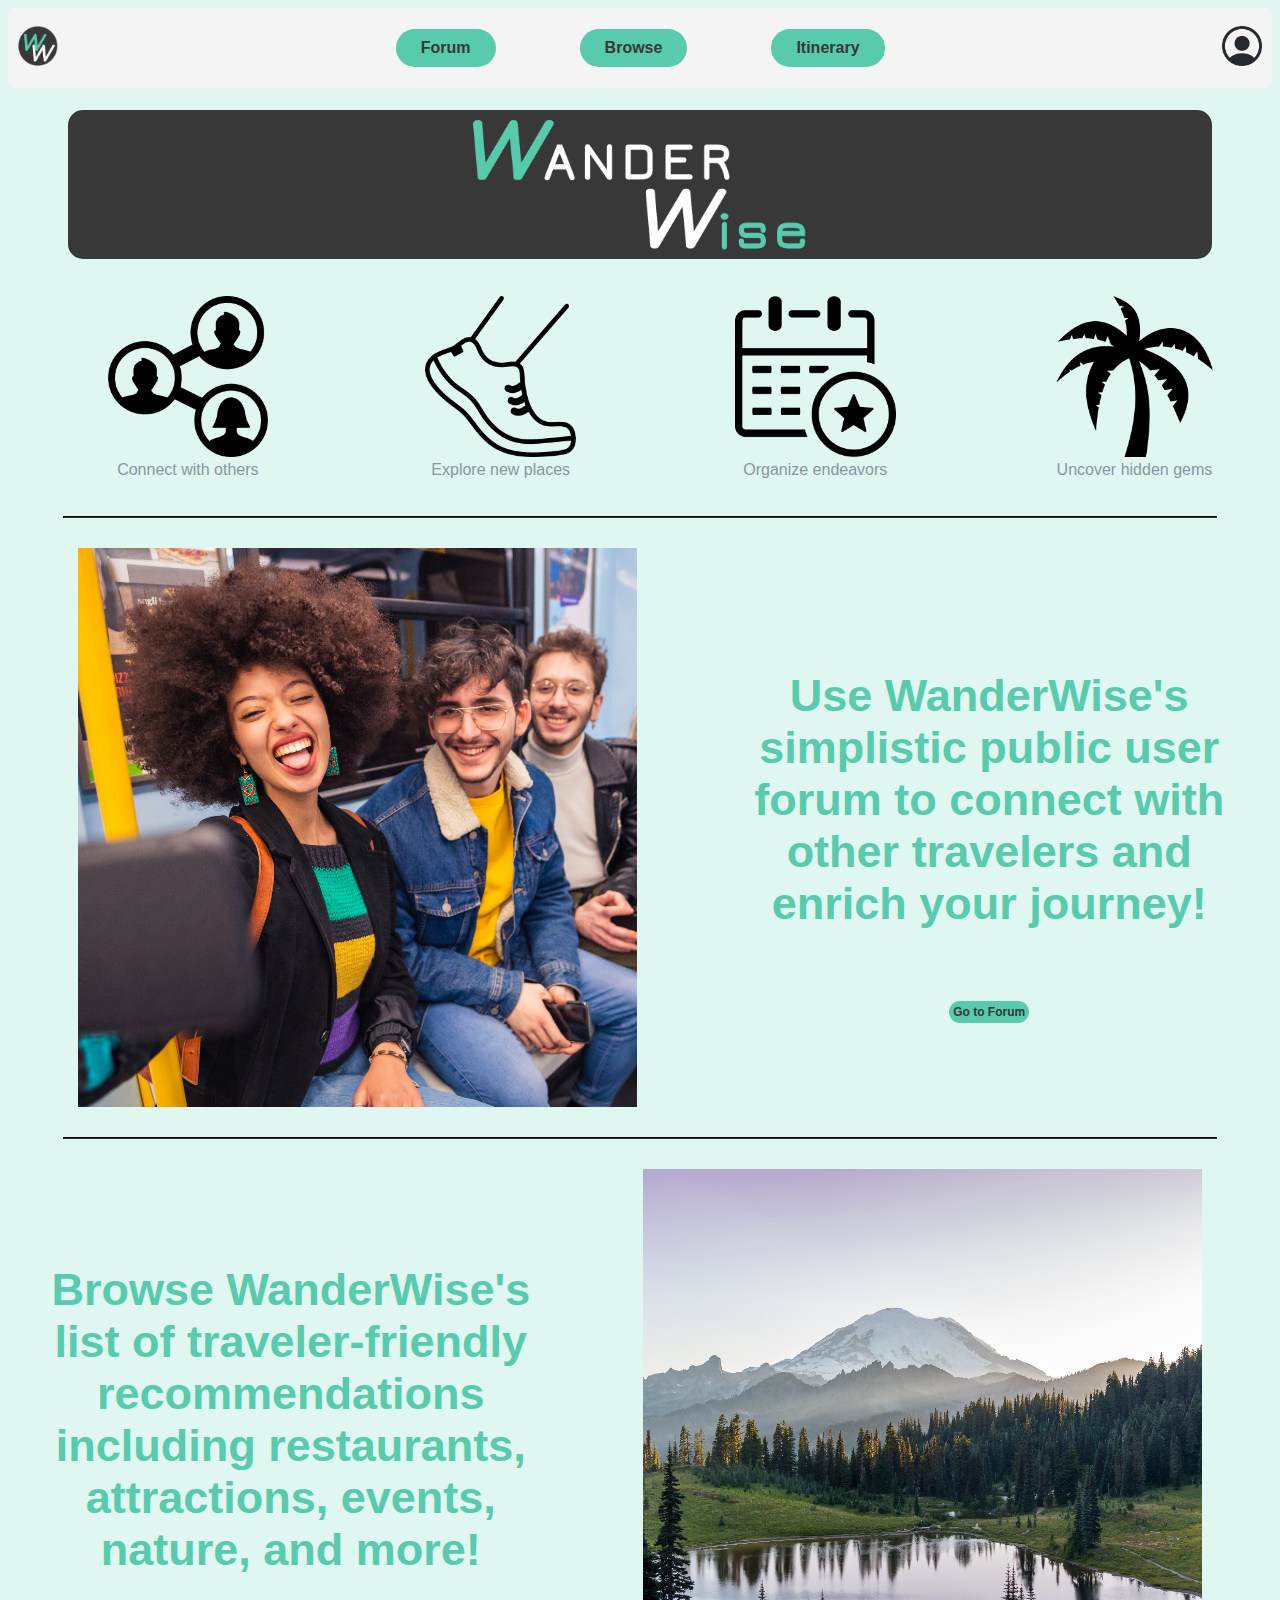
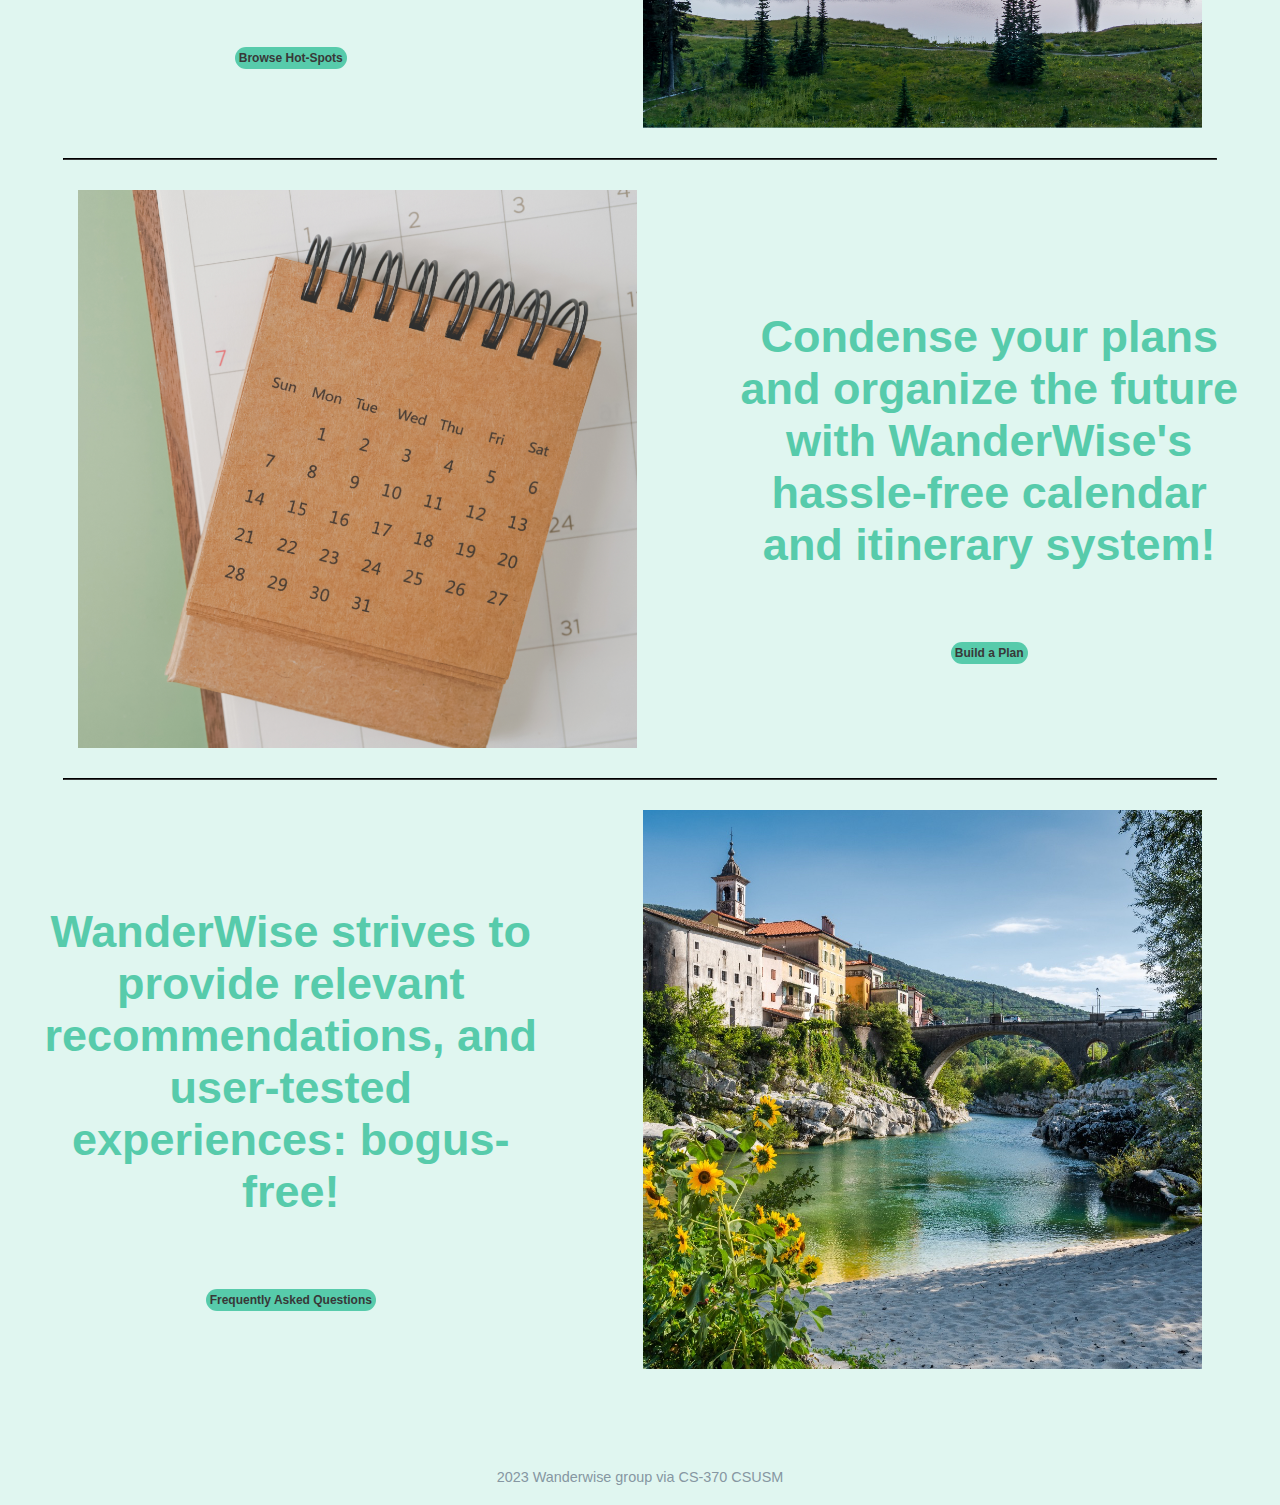
<file: index.html>
<!DOCTYPE html>
<html lang="en">
<head>
    <meta charset="UTF-8">
    <meta http-equiv="X-UA-Compatible" content="IE=edge">
    <meta name="viewport" content="width=device-width, initial-scale=1.0">
    
    <link rel="stylesheet" href="styles.css" />
    <title>Landing</title>
    <script src="dropdown.js"></script>
</head>

<!-- This is the ENTIRE document space -->
<body>
    
    <!-- <img src = "wanderwiseicon.png" alt = "LOGO" class = "logo"> --> 
    <!-- [HEADBAR] of Main Dashboard -->
    <header class = "headbar">
        <!-- Wanderwise [LOGO] -->
        <div class = "logo">
            <a href = "index.html">
                <img src = "wanderwiseicon-2.png" alt = "LOGO" >
            </a>
        </div> 

        <!-- Functionality Links -->
        <nav class="headbarNav">
            <ul>
                <li> <button class = headbarButton><a href = "forum.html">Forum</a></button></li>
                <li> <button class = headbarButton><a href = "browse.html">Browse</a></button></li>
                <li> <button class = headbarButton><a href = "itinerary.html">Itinerary</a></button></li>
            </ul>
        </nav>
   
        <!-- Account Icon -->
        <div class="headbarAcct">
            <div class="dropdown">
                <a href="#"><img src="profile-icon.png" alt="profile" class="profileIcon"></a>
                <div class="dropdown-content">
                    <a id="login-drop" href="login.html">Login</a>
                    <a id="signup-drop" href="signup.html">Sign-up</a>
                    <a href="faq.html">  FAQ  </a>
                </div>
            </div>
        </div>
        
        <!-- <img src = "wanderwiseicon.png" alt = "LOGO" class = "logo" > -->
    </header>
    

    <main>
        
        <div id="landing-banner">
            <img src="wander-wise-banner.png" alt="wanderwisebanner">
        </div>

        <!-- Generic "company missions" -->
        <div id="landing-missions">

            <div id="mission-one">
                <ul>
                    <li><a href = #big-mission1><img src ="connected-people-icon.png" alt="connect-with-others"></a></li>
                    <li class = "mission-label"> Connect with others </li>
                </ul>
            </div>

            <div id="mission-two">
                <ul>
                    <li><a href = #big-mission2><img src ="walking-icon.png" alt ="Explore"></a></li>
                    <li class = "mission-label"> Explore new places </li>
                </ul>
            </div>

            <div id="mission-three">
                <ul>
                    <li><a href = #big-mission3><img src ="favorite-date-calendar-icon.png" alt ="Organize"></a></li>
                    <li class = "mission-label"> Organize endeavors </li>
                </ul>
            </div>

            <div id="mission-four">
                <ul>
                    <li><a href = #big-mission4><img src="palm-tree-icon.png"></a></li>
                    <li class = "mission-label"> Uncover hidden gems </li>
                </ul>
            </div>
        </div>

        <hr class = "landing-seperator">

        <!-- -->
        <div class = "big-missions" id = "big-mission1"> 
            <!-- pictures on landing page for mission explanationa-->
            <div class = "big-picture">
                <img src = "connectWithOthers.png" alt ="big-connect">
            </div>

            <!-- text that accompanies the big mission picture -->
            <div class = "big-text" >
                <p> Use WanderWise's simplistic public user forum to connect with other travelers and enrich your journey! </p>
                <button class = "landing-mission-button"><a href = "forum.html">Go to Forum</a></button>
            </div>
        </div>

        <hr class = "landing-seperator">

        <div class = "big-missions2" id = "big-mission2">   
            <!-- text that accompanies the big mission picture -->
            <div class = "big-text">
                <p> Browse WanderWise's list of traveler-friendly recommendations including restaurants, attractions, events, nature, and more!  </p>
                <button class = "landing-mission-button"><a href = "browse.html">Browse Hot-Spots</a></button>
            </div>

            <!-- pictures on landing page for mission explanationa-->
            <div class = "big-picture">
                <img src = "exploreNewPlaces.png" alt ="big-connect">
            </div>

        </div>

        <hr class = "landing-seperator">

        <div class = "big-missions" id = "big-mission3"> 
            <!-- pictures on landing page for mission explanationa-->
            <div class = "big-picture">
                <img src = "organizeYourEndeavors.png" alt ="big-connect">
            </div>

            <!-- text that accompanies the big mission picture -->
            <div class = "big-text">
                <p> Condense your plans and organize the future with WanderWise's hassle-free calendar and itinerary system! </p>
                <button class = "landing-mission-button"><a href = "itinerary.html">Build a Plan</a></button>
            </div>
        </div>

        <hr class = "landing-seperator">

        <div class = "big-missions2" id = "big-mission4"> 

            <!-- text that accompanies the big mission picture -->
            <div class = "big-text">
                <p> WanderWise strives to provide relevant recommendations, and user-tested experiences: bogus-free! </p>
                <button class = "landing-mission-button"><a href = "faq.html">Frequently Asked Questions</a></button>
            </div>
            
            <!-- pictures on landing page for mission explanationa-->
            <div class = "big-picture">
                <img src = "findHiddenGems.jpg" alt ="big-connect">
            </div>

        </div>



    </main>

    <!-- Footer of Main Dashboard -->
    <footer class="footer">
        <p> 2023 Wanderwise group via CS-370 CSUSM </p>
    </footer>

</body>
</html>
</file>
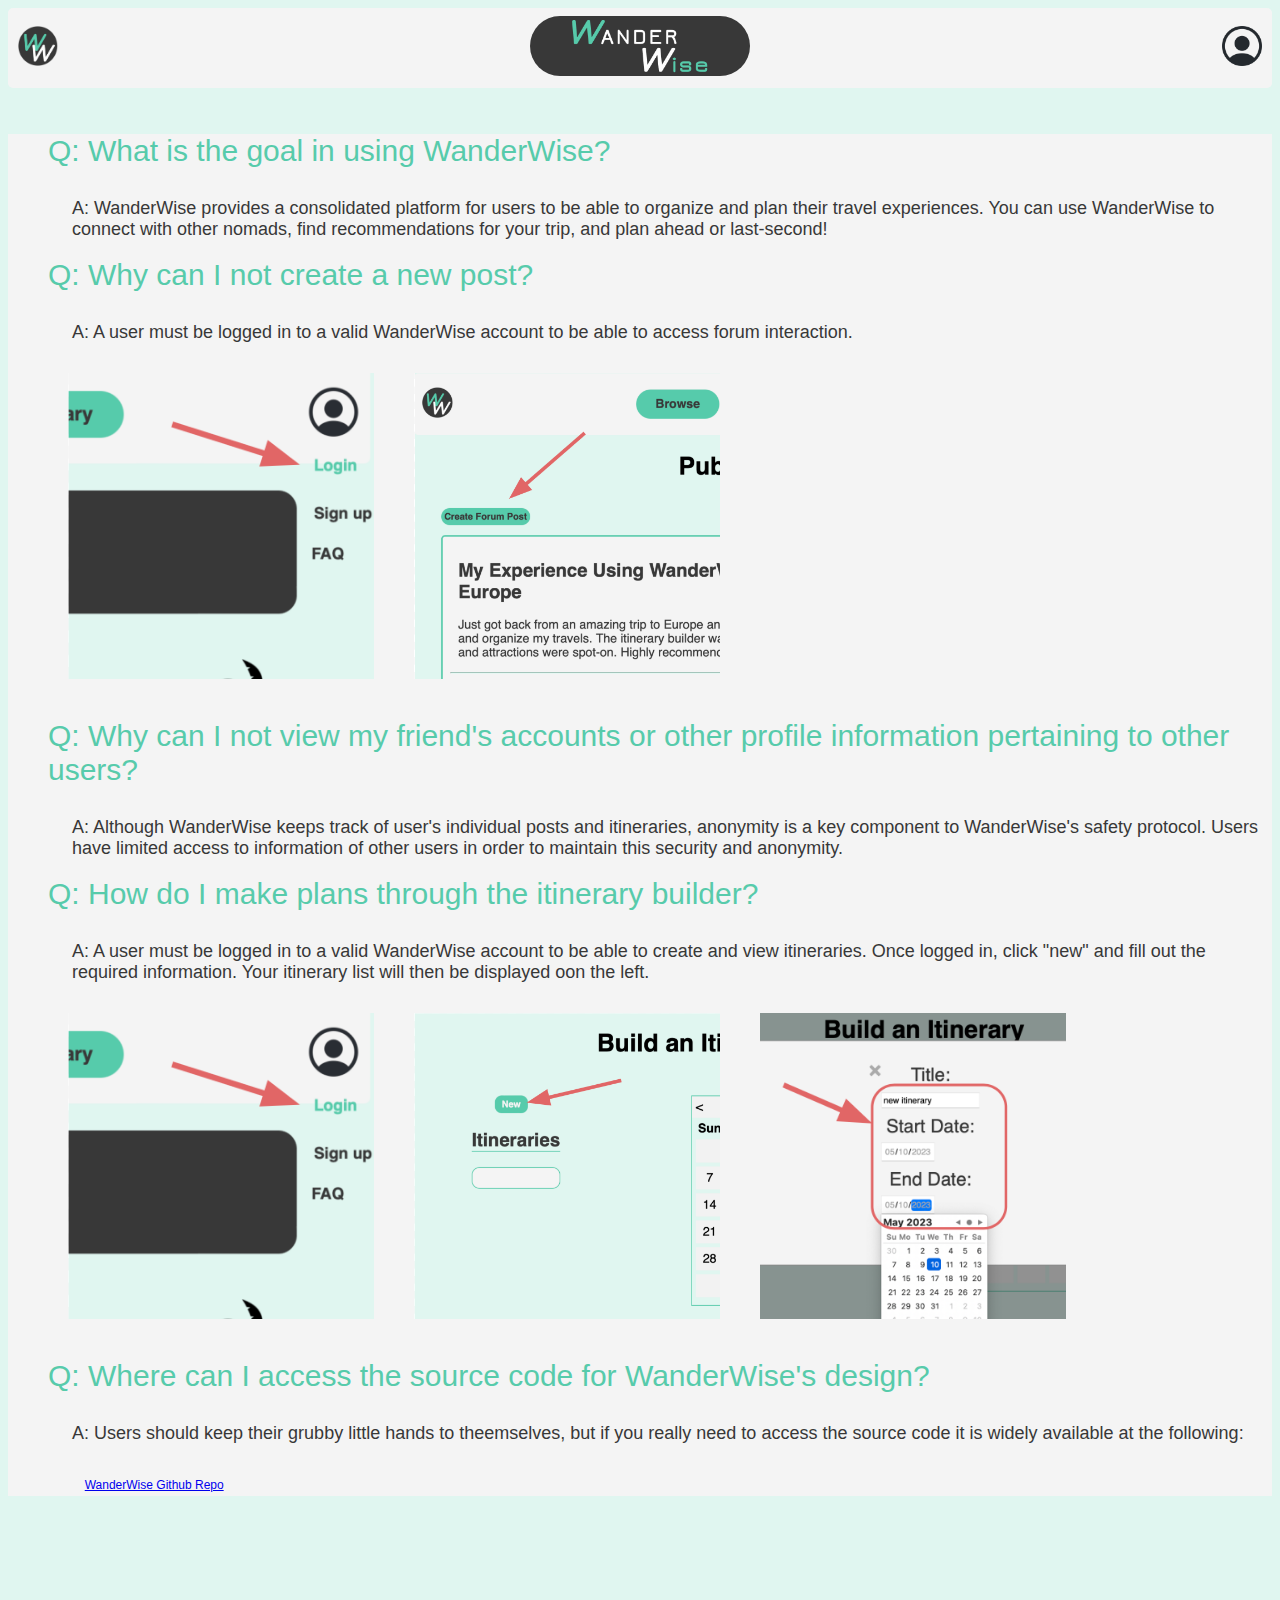
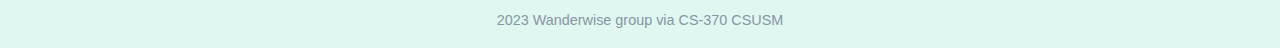
<file: faq.html>
<!DOCTYPE html>
<html lang="en">
<head>
    <meta charset="UTF-8">
    <meta http-equiv="X-UA-Compatible" content="IE=edge">
    <meta name="viewport" content="width=device-width, initial-scale=1.0">
    <link rel="stylesheet" href="styles.css" />
    <title>FAQ</title>
    <script src="dropdown.js"></script>
</head>
<body>
    
    <header class = "headbar">
        <!-- Wanderwise [LOGO] -->
        <div class = "logo">
            <a href = "index.html">
                <img src = "wanderwiseicon-2.png" alt = "LOGO" >
            </a>
        </div> 

   
        <!-- Functionality Links -->
        <div class="headbarNav">
            <ul>
                <li> </li>
                <li> <img src = "wander-wise-banner.png" alt = "BANNER" class="banner" > </li>
                <li> </li>
            </ul>
        </div>

        <!-- Account Icon -->
        <div class="headbarAcct">
            <div class="dropdown">
                <a href="#"><img src="profile-icon.png" alt="profile" class="profileIcon"></a>
                <div class="dropdown-content">
                    <a id="login-drop" href="login.html">Login</a>
                    <a id="signup-drop" href="signup.html">Sign-up</a>
                    <a href="faq.html">FAQ</a>
                </div>
            </div>
        </div>

    </header>

    <main class = "FAQ-main">
        <ul class = "FAQ-listbox">
            <li> Q: What is the goal in using WanderWise? <p></p> <p class = "answer"> A: WanderWise provides a consolidated platform for users to be able to organize and plan their travel experiences. You can use WanderWise to connect with other nomads, find recommendations for your trip, and plan ahead or last-second!</p></li>
            <li> Q: Why can I not create a new post? <p></p> <p class = "answer"> A: A user must be logged in to a valid WanderWise account to be able to access forum interaction.</p> <p></p> <div class = "answer-image-container"><img class="answer-image" src="FAQ-forumpost2.png"> <img class="answer-image" src="FAQ-forumpost1.png"> </div></li>
            <li> Q: Why can I not view my friend's accounts or other profile information pertaining to other users? <p></p> <p class = "answer"> A: Although WanderWise keeps track of user's individual posts and itineraries, anonymity is a key component to WanderWise's safety protocol. Users have limited access to information of other users in order to maintain this security and anonymity.</p></li>
            <li> Q: How do I make plans through the itinerary builder? <p></p> <p class = "answer"> A: A user must be logged in to a valid WanderWise account to be able to create and view itineraries. Once logged in, click "new" and fill out the required information. Your itinerary list will then be displayed oon the left.</p> <p></p> <div class = "answer-image-container"><img class="answer-image" src="FAQ-forumpost2.png"> <img class="answer-image" src="FAQ-itinerary1.png"> <img class="answer-image" src="FAQ-itinerary2.png"></div></li>
            <li> Q: Where can I access the source code for WanderWise's design? <p></p> <p class = "answer"> A: Users should keep their grubby little hands to theemselves, but if you really need to access the source code it is widely available at the following: </p> <a href="https://github.com/matteodemilia/wanderwise" class = "github-repo">WanderWise Github Repo</a> </li>
        </ul>
    </main>

    <!-- Footer of Main Dashboard -->
    <footer class="footer">
        <p> 2023 Wanderwise group via CS-370 CSUSM </p>
    </footer>
</body>
</html>
</file>
<file: styles.css>
/* Styling variables */
:root{
  --black: #202426;
  --white: #ffffff;
  --light-white: #f4f4f4;
  --lighte-white: #f5f5f5;
  --lighter-white: #e9e9e9;
  --ashy: #e0e0e0;

  --icon-gray: #383838;
  --grey: #8697a2;
  --light-grey: #e2e6e9;
  --lighter-grey: #f5f5f5;

  --purple: #4e46b4;

  --mint: #57CBAB;
  --light-mint: #9AE1CD;
  --lighter-mint: #C5EDE2;
  --lighterlight-mint:#BEF6E7;
  --lightest-mint: #E0F6F0;
  --matte-mint: #8AC9B8;

  --baby-blue: #6875ED;

}


/* ---------------------------------------------------------- */

* { font-family: sans-serif; }

/* [HEADBAR] Style for the headbar */
.headbar {
  display: flex;
  justify-content: space-between;
  align-items: center;
  background-color: var(--light-white);
  border-radius: 5px; 
  height: 60px;
  padding: 10px;
}

/* [HEADBAR] Style for the logo */
.logo img {
  height: 40px;
  
  border-radius: 7px;
}

/* [HEADBAR] Style for the navigation links */
.headbarNav ul {
  list-style: none;
  margin: 0;
  padding: 0;
  display: flex; 
}

.headbarNav li {
  margin-right: 80px;
}
/* [HEADBAR] last child stays centered in link list*/
.headbarNav li:last-child {
  margin-right: 0;
}

 /* [HEADBAR] link styling */
.headbarNav a {
  text-decoration: none;
  color: var(--icon-gray);
  font-weight: bold;
}

/* [HEADBAR-2] Style for the navigation links */
.headbarNav2 ul {
  list-style: none;
  margin: 0;
  padding: 0;
  display: flex; 
}

.headbarNav2 li {
  margin-right: 90px;
}

/* [HEADBAR-2] last child stays centered in link list*/
.headbarNav2 li:last-child {
  margin-right: 0;
}

 /* [HEADBAR-2] link styling */
.headbarNav2 a {
  text-decoration: none;
  color: var(--icon-gray);
  font-weight: bold;
}

/* [HEADBAR] Style for the account link */
.headbarAcct a {
  text-decoration: none;
  color: var(--icon-gray);
  font-weight: bold;
}

/* [HEADBAR] central three buttons */ 
.headbarButton {
  background-color: var(--mint); 
  border: none; 
  padding: 10px 25px; 
  text-align: center;
  text-decoration: none; 
  display: inline-block; 
  font-size: 16px; 
  margin: 4px 2px; 
  cursor: pointer; 
  border-radius: 20px; 
}

/* [HEADBAR] [PROFILE] profile icon defaul */
.profileIcon{
  width: 40px;
}

/* [HEADBAR] [PROFILE] Dropdown container */
.dropdown {
  position: relative;
  display: inline-block;
}

/* [HEADBAR] [PROFILE] Dropdown content (hidden by default) */
.dropdown-content {
  font-size: 13px;
  white-space: nowrap;
  display: none;
  position: absolute;
  z-index: 1;
}

/* [HEADBAR] [PROFILE]  Links inside the dropdown */
.dropdown-content a {
  color: var(--icon-gray);
  display: inline-block;
  padding: 6px 2px;
  text-decoration: none;
  display: block;
}

/* [HEADBAR] [PROFILE]  Change color of dropdown links on hover */
.dropdown-content a:hover {
  color: var(--mint);
}

/* [HEADBAR] [PROFILE]  Show the dropdown menu on hover */
.dropdown:hover .dropdown-content {
  display: block;
}



/* ---------------------------------------------------------- */


/* [WANDERWISE BANNER] */
.banner {
  width: 140px;
  margin: 0 auto;
  background-color: var(--icon-gray);
  border-radius: 30px;
  padding-left: 40px;
  padding-right: 40px;
}



/* ---------------------------------------------------------- */


/* [SIGNUP FORM] */ 
.signup-div {
  display: flex;
  justify-content: center;
  align-items: center;
  height: 80vh;
}

.signup-form {
  width: 80%;
  max-width: 600px;
  padding: 20px;
  border-radius: 10px;
  box-shadow: 0px 0px 10px rgba(0, 0, 0, 0.2);
  background-color: #f5f5f5;
}

.signup-div h1 {
  text-align: center;
  font-size: 2.5em;
  margin-bottom: 20px;
  color: var(--icon-gray);
}


/* [Register] page */
.reg-center-box{
  position: absolute;
  top: 50%;
  left: 50%;
  transform: translate(-50%, -50%);
  border: 3px solid black;
  border-radius: 50px;
  width: 350px;
  height: 380px;
  text-align: center;
}

/*[REGISTER] text field */
.reg-text-field{
  padding: 10px 20px;
  margin: 10px 10px;
  border-radius: 10px;
  font-size: 12pt;
}

/*register button*/
.an-btn{
  margin-top: 10px;
  border: 0;
  background-color: #E0F6F0;
  font-size: 10pt;
}

#result-box{
  display:none;
  position: absolute;
  top: 50%;
  left: 50%;
  transform: translate(-50%, -50%);
  font-size: 14pt;
}

/*[LOGIN] [REGISTER] button style */
.btn-style{
  padding: 10px 20px;
  border: 1px solid black;
  background-color: white;
}

.btn-style:hover{
  background-color: #57CBAB;
  color: white;
}




/* ---------------------------------------------------------- */



/* [LOGIN FORM] */ 
.login-div {
  display: flex;
  justify-content: center;
  align-items: center;
  height: 80vh;
}

.login-form {
  width: 80%;
  max-width: 600px;
  padding: 20px;
  border-radius: 10px;
  box-shadow: 0px 0px 10px rgba(0, 0, 0, 0.2);
  background-color: #f5f5f5;
}

.login-div h1 {
  text-align: center;
  font-size: 2.5em;
  margin-bottom: 20px;
  color: var(--icon-gray);
}

/* [LOGIN] page */
.center-box{
  position: absolute;
  top: 50%;
  left: 50%;
  transform: translate(-50%, -50%);
  border: 3px solid black;
  border-radius: 50px;
  width: 300px;
  height: 320px;
  text-align: center;
}

/*[LOGIN] text field */
.text-field{
  padding: 10px 20px;
  margin: 20px 20px;
  border-radius: 10px;
  font-size: 12pt;
}


/* ---------------------------------------------------------- */

/* [LOGIN + SIGNUP] */
label {
  text-align: center;
  display: block;
  font-size: 1.2em;
  margin-bottom: 5px;
  color: var(--icon-gray);
}

.login-text,
.login-email,
.login-password {
  display: block;
  width: 97.5%;
  padding: 6px;
  margin-bottom: 15px;
  font-size: 1.2em;
  border-radius: 5px;
  border-color: var(--lighter-grey);
  border-width: 1px;
  background-color: white;
}

/* form submit button */
input[type="submit"]{
  margin-left: 218px;
  background-color: var(--ashy);
  color: var(--icon-gray);
  padding: 5px 10px;
  border: none;
  border-radius: 5px;
  font-size: 1.2em;
  cursor: pointer;
}

/* form reset button */
input[type="reset"] {
  background-color: var(--ashy);
  color: var(--icon-gray);
  padding: 5px 10px;
  border: none;
  border-radius: 5px;
  font-size: 1.2em;
  cursor: pointer;
}

input[type="submit"]:hover,
input[type="reset"]:hover {
  background-color: var(--lighter-white);
}


/* ---------------------------------------------------------- */


/* [MAIN BACKGROUND] */
body{
  background-color: var(--lightest-mint);

}

.footer {
  position: relative;
  left: 0;
  bottom: 0;
  width: 100%;
  color: var(--grey);
  text-align: center;
  font-size: 0.9em;
  margin-bottom: 20px;
  margin-top: 100px;
}

/* ---------------------------------------------------------- */


/* [LANDING] */ 

#landing-missions {
  display: flex;
  justify-content: center;
  align-items: center;
  margin-top: 30px;

}

#landing-missions img{
  max-width: 60%;
  width: auto;

}

#landing-missions ul{
  list-style: none;
  text-align: center;
  margin: 7px;

}

.mission-label {
  font-family: sans-serif;
  color: var(--grey);
}

.landing-seperator {
  border-color: var(--icon-gray);
  margin-left: 55px;
  margin-right: 55px;
  margin-top: 30px;
  margin-bottom: 30px;
}

#landing-banner {
  margin-top: 22px;
  display: flex;
  justify-content: center;
  align-items: center;
  background-color: var(--icon-gray);
  border-radius: 15px;
  margin-left: 60px;
  margin-right: 60px;
}

#landing-banner img {
  max-width: 30%;
  width: auto;
}

.big-missions,
.big-missions2 {
  align-items: center;
  margin-top: 30px;
  display: flex;
  justify-content: center;
}

.big-picture img{
  max-width: 80%;
  width: auto;
}

.big-picture {
  display: flex;
  justify-content: center;
}

.big-text {
  text-align: center;
  color: var(--mint);
  max-width: 40% ;
  font-family: sans-serif;
  font-weight: bold;
  margin-right: 30px;
  margin-left: 30px;
  font-size: 45px;
}

.landing-mission-button {
  font-weight: bold;
  font-size: 12px;
  cursor: pointer;
  text-decoration: none;
  border: none;
  background-color: var(--mint);
  color: var(--icon-gray);
  margin-bottom: 8px;
  padding:4px;
  border-radius: 12px;
}

.landing-mission-button a{
  text-decoration: none;
  color: var(--icon-gray);
}

.landing-mission-button a:hover{
  color: var(--light-white);
}
/* ---------------------------------------------------------- */

/* [FORUM - */

/* [FORUM title] */
#forum-title {
  text-align: center;
}

.forum-main {
  margin-left: 35px;
  margin-right: 35px;

}

#forum-button-header {
  display: flex;
  justify-content: space-between;
  align-items: baseline;
}

/* [FORUM] Create New Post Button */
#createPostBtn {
  font-weight: bold;
  font-size: 12px;
  cursor: pointer;
  text-decoration: none;
  border: none;
  background-color: var(--mint);
  color: var(--icon-gray);
  margin-bottom: 8px;
  padding:4px;
  border-radius: 12px;
}

#createPostBtn:hover {
  padding:6px;
  margin-bottom: 4px;
  border-radius: 12px;
  color: var(--lighter-white);
}

#date-posted-forum {
  font-size: 16px;
  color: var(--matte-mint);
  margin-left: auto;
}

#postContainer {
	border: 2px solid var(--mint);
	padding: 10px;
  background-color: var(--light-white);
  border-radius: 5px;
}

.previousPost {
	border: 2px solid var(--mint);
	padding: 10px;
  background-color: var(--light-white);
  border-radius: 5px;
}

#postContainer hr {
	border-color: var(--lighter-mint);
}

.post {
	margin-bottom: 10px;
  color: var(--icon-gray);
}

.post-header {
  display: flex;
  justify-content: space-between;
  align-items: baseline; 
}

.post-title{
  margin: 0;
  text-decoration: underline;
  font-weight: bold;
}

.post-timestamp{
  margin-left: auto;
  color: var(--grey);
}


/* ---------------------------------------------------------- */

/* [ FAQ ] */

.FAQ-main {
  display: flex;
  justify-content: center;
  align-items: center;
  margin-top: 30px;

}

.FAQ-listbox {
  list-style: none;
  background-color: var(--light-white);
}

.FAQ-listbox li{
  color: var(--mint);
  font-size: 30px;
}

.answer {
  color: var(--icon-gray);
  font-size: 18px;
  margin-left: 24px;
}

.answer-image-container{
  display: flex;
}

.answer-image{
  max-width: 25%;
  margin-bottom: 40px;
  margin-left: 20px;
  margin-right: 20px;

}

.github-repo{
  font-size: 12px;
  margin-left: 3%;
}


/* ---------------------------------------------------------- */

/* Itinerary */


#list-and-calendar {
  margin-top: 50px;
  display: flex;
  justify-content: center;
  align-items: center;

}


.calendar {
  margin-left: 30px;
  margin-right: 30px;
  width: 300px;
  border: 1px solid var(--mint);
  font-family: Arial, sans-serif;
}

.calendar-header {
  display: flex;
  justify-content: space-between;
  align-items: center;
  padding: 5px;
  background-color: #f2f2f2;
}

.calendar-header span {
  cursor: pointer;
}

.calendar-body {
  padding: 5px;
}

.weekdays {
  display: flex;
  justify-content: space-between;
  margin-bottom: 5px;
}

.weekdays span {
  width: calc(100% / 8);
  text-align: center;
  font-weight: bold;
}

.days {
  display: flex;
  flex-wrap: wrap;
}

.days span {
  flex-basis: calc(100% / 8);
  height: 30px;
  text-align: center;
  line-height: 30px;
  margin-right: 5px;
  margin-bottom: 5px;
  background-color: #f2f2f2;
  cursor: pointer;
}

.days span.today {
  background-color: var(--mint);
  color: white;
}

/* [CREATE ITINERARY MODAL] */

#itinerary-title {
  text-align: center;
}

/* Create itinerary button */ 
#create-itinerary-button {
  margin-left: 30px;
  font-size: 12px;
  text-decoration: none;
  border: none;
  background-color: var(--mint);
  color: var(--icon-gray);
  cursor: pointer;
  padding-top:4px;
  padding-bottom:4px;
  padding-left:8px;
  padding-right:8px;
  border-radius: 8px;
  margin-bottom: 2px;
  font-weight: bold;

}

#create-itinerary-button:hover {

  color: var(--light-white);
  padding-top:4.5px;
  padding-bottom:4.5px;
  padding-left:9px;
  padding-right:9px;
  border-radius: 9px;
  margin-bottom: 1px;

}

/* Itinerary list */ 
.itinerary-list-half {
  margin-bottom: auto;
  margin-right: 140px;
  margin-left: 30px;
}

.itinerary-list-container {
  background-color: var(--light-white);
  border: 1px solid var(--mint);
  padding-top: 5px;
  padding-bottom: 5px;
  padding-right: 40px;
  font-family: Arial, sans-serif;
  border-radius: 10px;
}

.itinerary-list-container hr {
  border-color: var(--lighter-mint);
}

.itinerary-list-container-header {
  border-bottom: 1px solid var(--mint);
  display: flex;
  justify-content: space-between;
  align-items: center;
  color: var(--icon-gray);
}

.itinerary-list-container-header h2 {
  margin: 0;
}

.itinerary-list {
  list-style: none;
  padding: 0;
}

.itinerary {
  margin: 0;
}

.list-item {
  margin-bottom: 10px;
}

.itinerary-title {
  font-weight: bold;
  font-size: 20px;
}

.itinerary-list-dates {
  color: var(--light-mint);
  font-size: 14px;
}


/* Modal pop-up for itinerary + forum inputs */
.modal {
  display: none; 
  position: fixed; 
  z-index: 1; 
  left: 0;
  top: 0;
  width: 100%; 
  height: 100%; 
  overflow: auto; 
  background-color: rgba(0,0,0,0.4);
}

.modal-content {
  background-color: var(--light-white);
  margin: 15% auto; 
  padding: 20px;
  border: 1px solid #888;
  width: 55%; 
  display: flex;
  justify-content: center;
}

.modal-content label{
margin-top: 10px;
margin-bottom: 5px;
}

#submit-itinerary {
  padding: 5px;
  border: none;
  background-color: var(--mint);
  color: var(--icon-gray);
  font-size: 12px;
  border-radius: 8px;
}

#submit-itinerary:hover {
  color: var(--lighter-white);
  font-size: 12px;
  border-radius: 8px;
}

.add-item-form {
  font-size: 20px;
}

.close {
  color: #aaa;
  float: right;
  font-size: 28px;
  font-weight: bold;
}

.close:hover,
.close:focus {
  color: black;
  text-decoration: none;
  cursor: pointer;
}


/* ---------------------------------------------------------- */


/* [BROWSE] */

#browse-title{
  text-align: center;
}

/* --- ADDED 5/7/23 -T ----- */
#map {
  float: left;
  width: 50%;
  height: 200%;
  position: absolute;

}

#search-results {
  position: absolute;
  width: 80%;
  height: 100%;
}


.page-container {
  display: flex;
  height: 100vh;
}




/* ---------------------------------------------------------- */

/* ---------------------------------------------------------- */


/*  [PROFILE]  */ 

#profile-page-main{
  margin-top: 20px;
  display: flex;
  justify-content: center;

}

#profile-left-column{
  margin-right: auto;
  margin-top: 40px;
}

#profile-mid-column{
  margin-left: auto;
  margin-right: 9%;
}

#profile-right-column{
  margin-left: 10%;
  margin-right: 9%;
}

#username{
  font-family: sans-serif;
  color: var(--icon-gray);

}

#profile-first-name{
  font-family: sans-serif;
  color: var(--icon-gray);
  font-weight: bold;
  font-size: 20px;
}

#profile-last-name{
  font-family: sans-serif;
  color: var(--icon-gray);
  font-weight: bold;
  font-size: 20px;
}

#profile-email{
  font-family: sans-serif;
  color: var(--icon-gray);
  font-weight: bold;
  font-size: 20px;
}


#profile-first-name-box{
  font-family: sans-serif;
  color: var(--mint);
  font-weight: bold;
  font-size: 18px;
}

#profile-last-name-box{
  font-family: sans-serif;
  color: var(--mint);
  font-weight: bold;
  font-size: 18px;
}

#profile-email-box{
  font-family: sans-serif;
  color: var(--mint);
  font-weight: bold;
  font-size: 18px;
}
</file>
